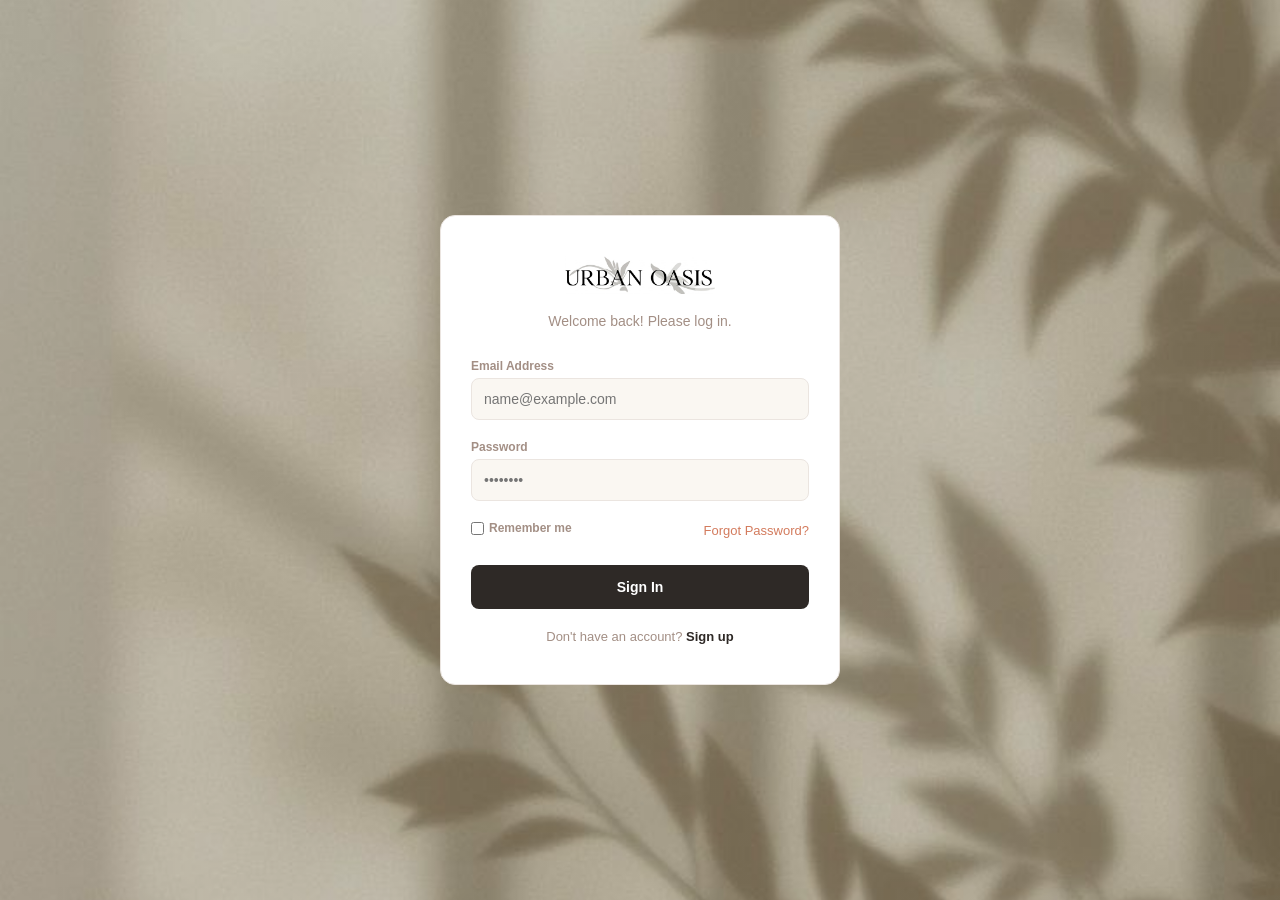
<file: JavaScript project/index.html>
<!DOCTYPE html>
<html >
<head>
    <title>Urban Oasis - Login</title>
    <link rel="stylesheet" href="index.css">
</head>
<body>

    <div class="box">
        <img src="Images/UrbanOasis.jpg" alt="Urban Oasis Logo">
        <p class="text">Welcome back! Please log in.</p>

        <form id="loginform">
            <div class="field">
                <label>Email Address</label>
                <input type="text" id="email" placeholder="name@example.com">
                <div class="error" id="emailerror">Please type a real email</div>
            </div>

            <div class="field">
                <label>Password</label>
                <input type="password" id="password" placeholder="••••••••">
                <div class="error" id="passworderror">Password must be 6 letters or more</div>
            </div>

            <div class="row">
                <label class="remember">
                    <input type="checkbox" id="remember">
                    <span>Remember me</span>
                </label>
                <a href="#" class="link" id="forgotlink">Forgot Password?</a>
            </div>

            <button type="submit" class="btn">Sign In</button>
        </form>

        <p class="switch">
            Don't have an account? <a href="#" id="signuplink">Sign up</a>
        </p>
    </div>

    <div id="toast"></div>

    <script src="index.js"></script>
</body>
</html>
</file>
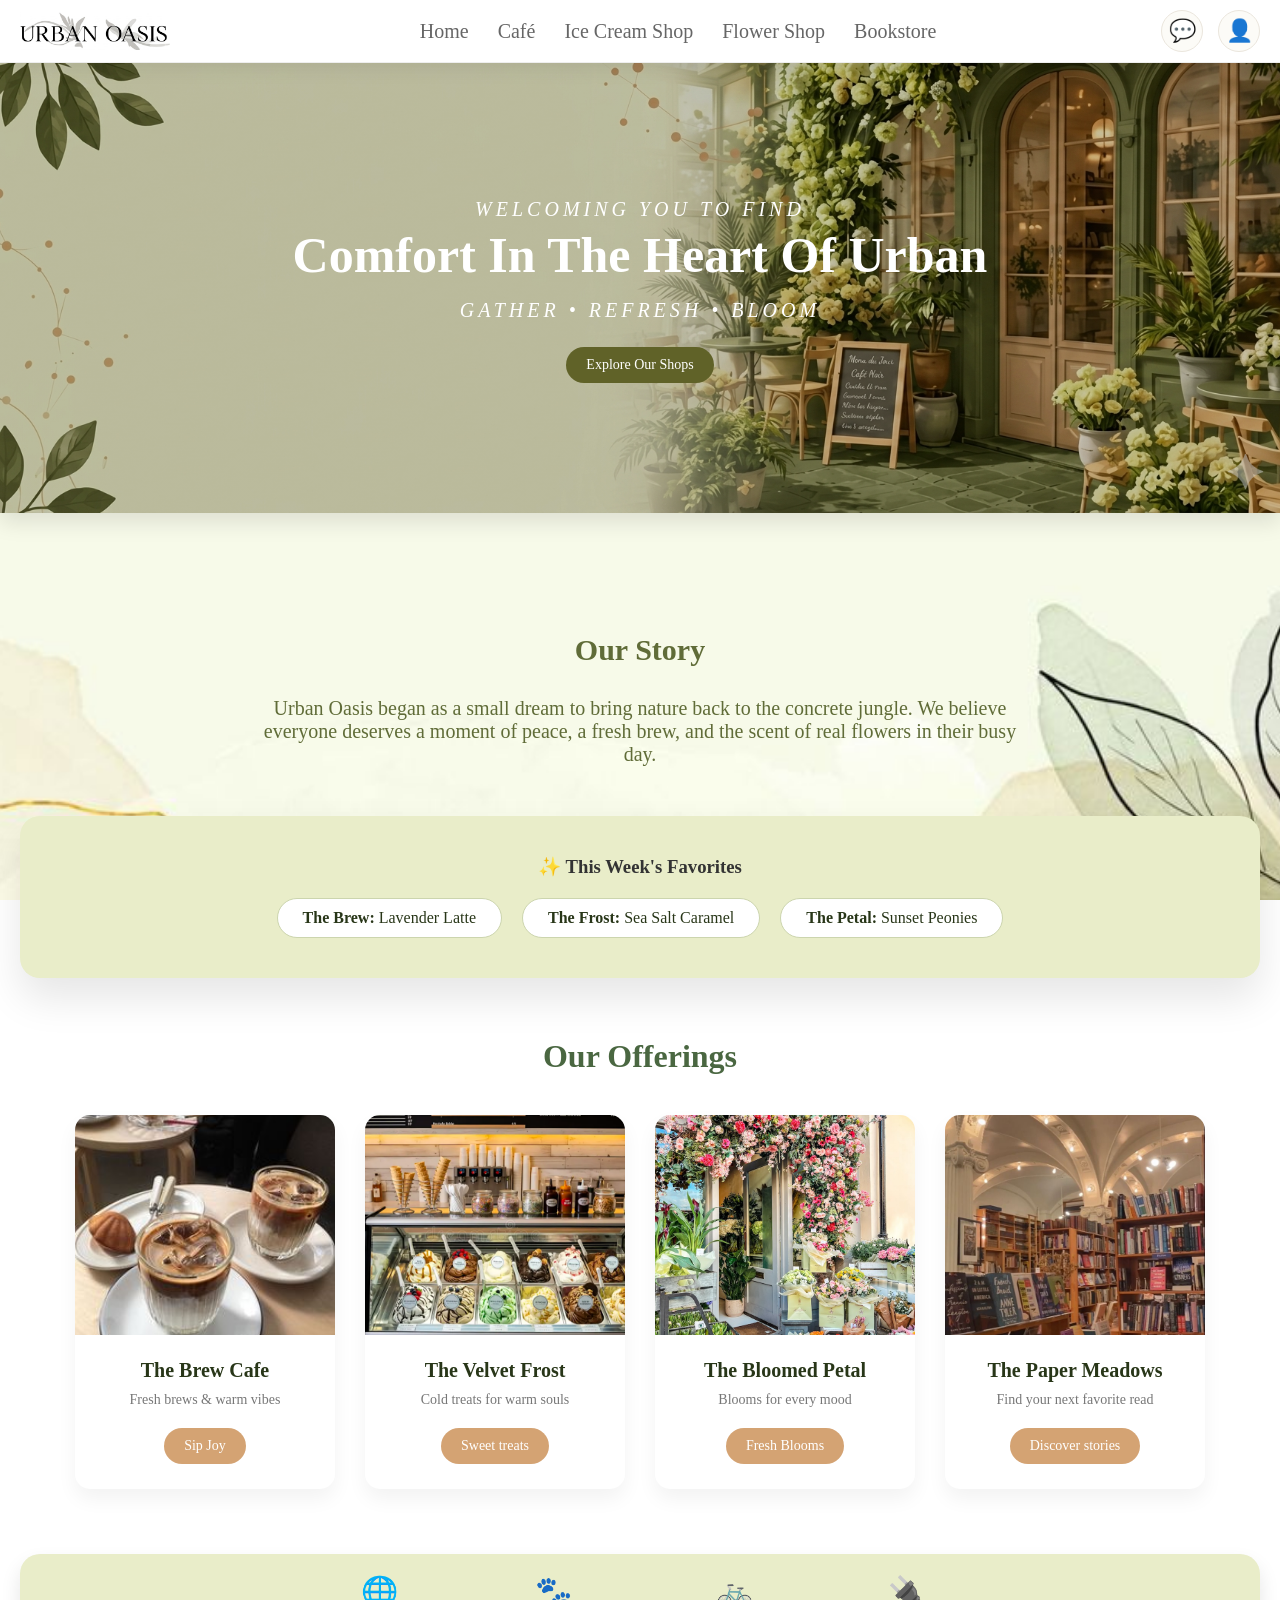
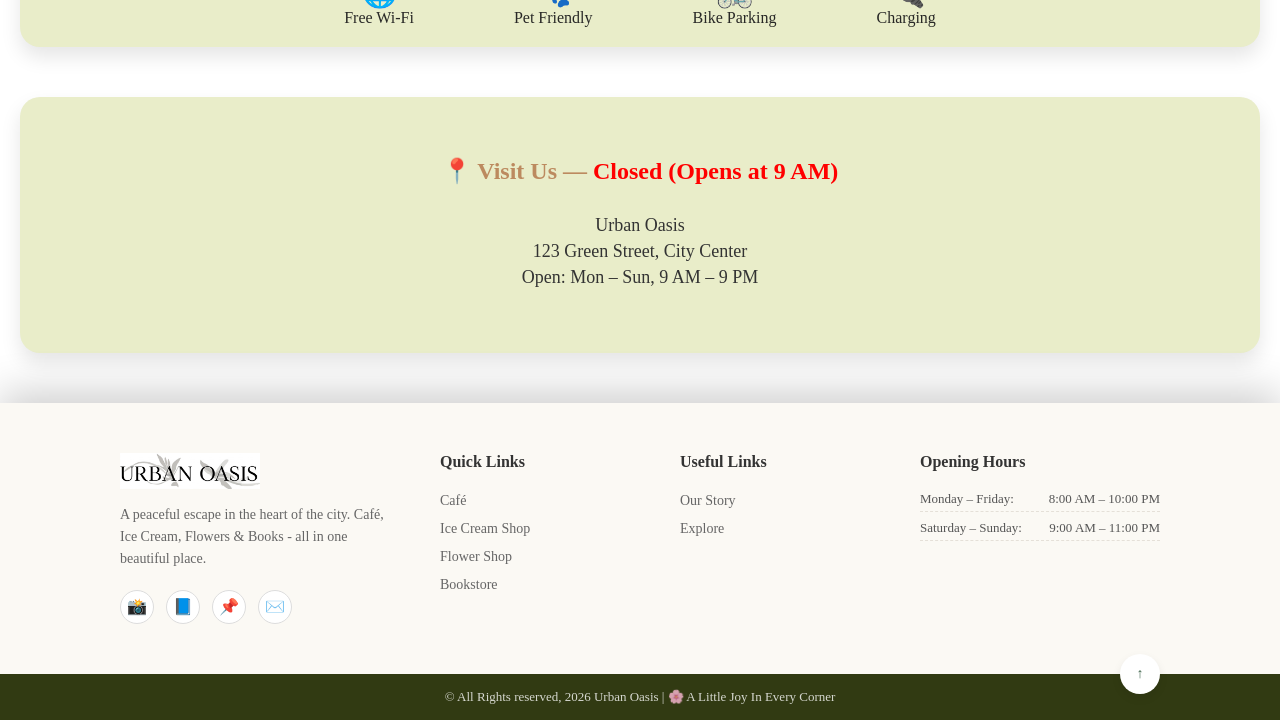
<file: JavaScript project/2home.html>
<!DOCTYPE html>
<html>
<head>
  <link rel="stylesheet" href="2home.css">
  <title>Urban Oasis</title>
</head>
<body>

<header class="navbar">
    <div class="logo">
        <img src="Images/UrbanOasis.jpg" alt="Urban Oasis Logo">
    </div>

  <nav>
    <a href="2home.html">Home</a>
    <a href="3cafe.html">Café</a>
    <a href="4icecream.html">Ice Cream Shop</a>
    <a href="5flower.html">Flower Shop</a>
    <a href="6bookstore.html">Bookstore</a>
  </nav>

 <div class="icons">
    <a href="7feedback.html" class="iconbtn" id="feedback" title="Feedback">💬</a>
    <a href="#profile" class="iconbtn" id="profile" title="Profile">👤</a>
</div>
</header>

<section class="home">
  <p><i>Welcoming you to find</i></p>
  <h2>Comfort In The Heart Of Urban</h2>
  <p><i>Gather • Refresh • Bloom </i></p>
  <a href="#cards" class="explorebtn">Explore Our Shops</a>
</section>

<section class="about">
    <h2>Our Story</h2>
    <p>Urban Oasis began as a small dream to bring nature back to the concrete jungle. 
    We believe everyone deserves a moment of peace, a fresh brew,
    and the scent of real flowers in their busy day.</p>
</section>

<section class="specials">
    <h3>✨ This Week's Favorites</h3>
    <div class="specials-grid">
        <div class="special-item"><strong>The Brew:</strong> Lavender Latte</div>
        <div class="special-item"><strong>The Frost:</strong> Sea Salt Caramel</div>
        <div class="special-item"><strong>The Petal:</strong> Sunset Peonies</div>
    </div>
</section>

<section id="cards">
  <h2> Our Offerings</h2>

  <div class="cards">
    <div class="store-card" id="cafe">
    <img src="Images/Cafe.jpg" alt="The Brew cafe">
    <h3>The Brew Cafe</h3>
    <p>Fresh brews & warm vibes</p>
    <a href="3cafe.html" class="btn">Sip Joy</a>
  </div>

  <div class="store-card" id="icecream">
    <img src="Images/icecream.png" alt="The Velvet Frost">
    <h3>The Velvet Frost</h3>
    <p>Cold treats for warm souls</p>
    <a href="4icecream.html" class="btn">Sweet treats</a>
  </div>

  <div class="store-card" id="flower">
    <img src="Images/flowers.jpeg" alt="The Bloomed Petal">
    <h3>The Bloomed Petal</h3>
    <p>Blooms for every mood</p>
    <a href="5flower.html" class="btn">Fresh Blooms</a>
  </div>

  <div class="store-card" id="books">
    <img src="Images/bookstore.jpg" alt="The Paper Meadows">
    <h3>The Paper Meadows</h3>
    <p>Find your next favorite read</p>
    <a href="6bookstore.html" class="btn">Discover stories</a>
  </div>
  </div>
</section>

<section class="privileges">
    <div><span>🌐</span><p>Free Wi-Fi</p></div>
    <div><span>🐾</span><p>Pet Friendly</p></div>
    <div><span>🚲</span><p>Bike Parking</p></div>
    <div><span>🔌</span><p>Charging</p></div>
</section>

<section class="address">
  <h2 id="status">📍 Visit Us</h2>
  <p>Urban Oasis</p>
  <p>123 Green Street, City Center</p>
  <p>Open: Mon – Sun, 9 AM – 9 PM</p>
</section>

<footer class="footer">
  <div class="container">
    
    <div class="info">
      <img src="Images/UrbanOasis.jpg" alt="Urban Oasis Logo" class="logo">
      <p>A peaceful escape in the heart of the city. Café, Ice Cream, Flowers & Books - all in one beautiful place.</p>
      <div class="socials">
        <a href="#" aria-label="Instagram">📸</a>
        <a href="#" aria-label="Facebook">📘</a>
        <a href="#" aria-label="Pinterest">📌</a>
        <a href="#" aria-label="Email">✉️</a>
      </div>
    </div>

    <div class="column">
      <h3>Quick Links</h3>
      <ul>
        <li><a href="3cafe.html">Café</a></li>
        <li><a href="4icecream.html">Ice Cream Shop</a></li>
        <li><a href="5flower.html">Flower Shop</a></li>
        <li><a href="6bookstore.html">Bookstore</a></li>
      </ul>
    </div>

    <div class="column">
      <h3>Useful Links</h3>
      <ul>
        <li><a href="#">Our Story</a></li>
        <li><a href="#cards">Explore</a></li>
      </ul>
    </div>

    <div class="hours">
      <h3>Opening Hours</h3>
      <div class="row"><span>Monday – Friday:</span> <span>8:00 AM – 10:00 PM</span></div>
      <div class="row"><span>Saturday – Sunday:</span> <span>9:00 AM – 11:00 PM</span></div>
    </div>

  </div>

  <div class="bottom">
    <p>&copy; All Rights reserved, 2026 Urban Oasis | 🌸 A Little Joy In Every Corner</p>
    <a href="#" class="scroll" aria-label="Scroll to top"><b>↑</b></a>
  </div>
</footer>

<script src="2home.js"></script>
</body>
</html>
</file>
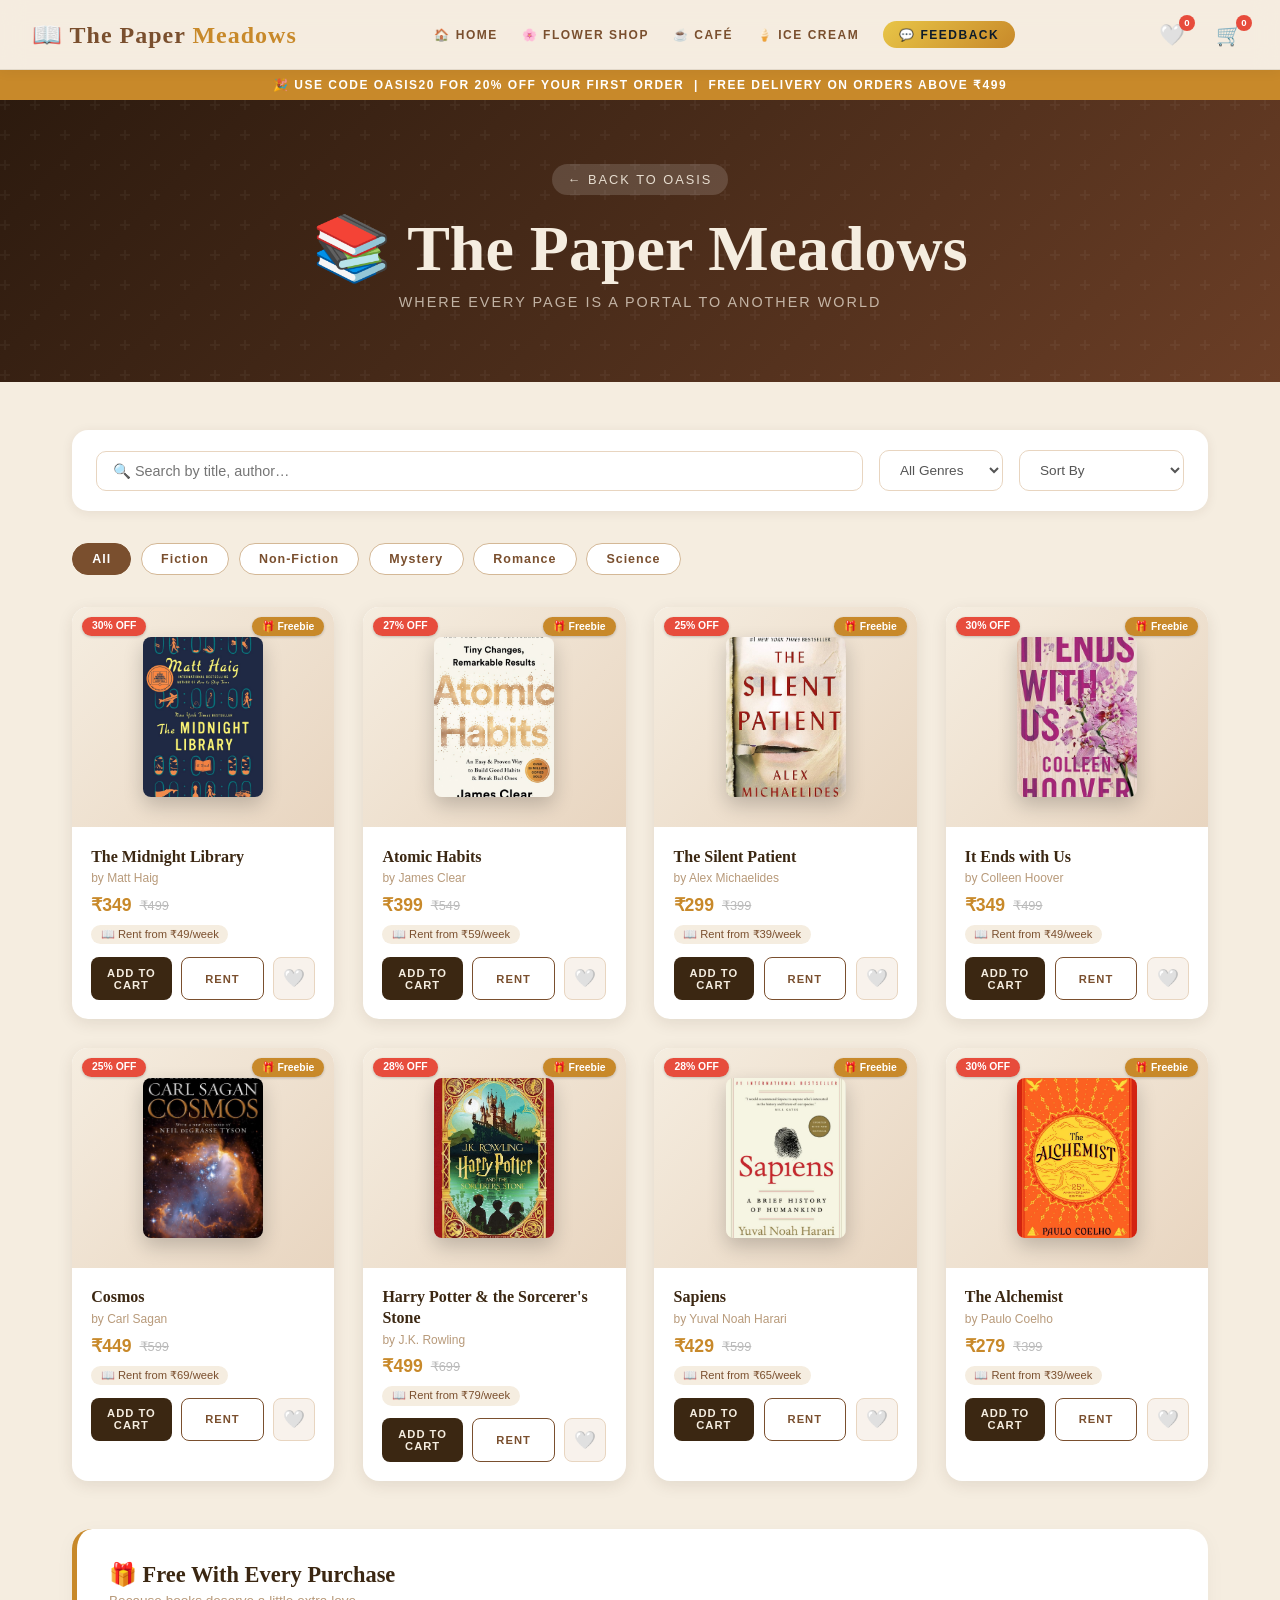
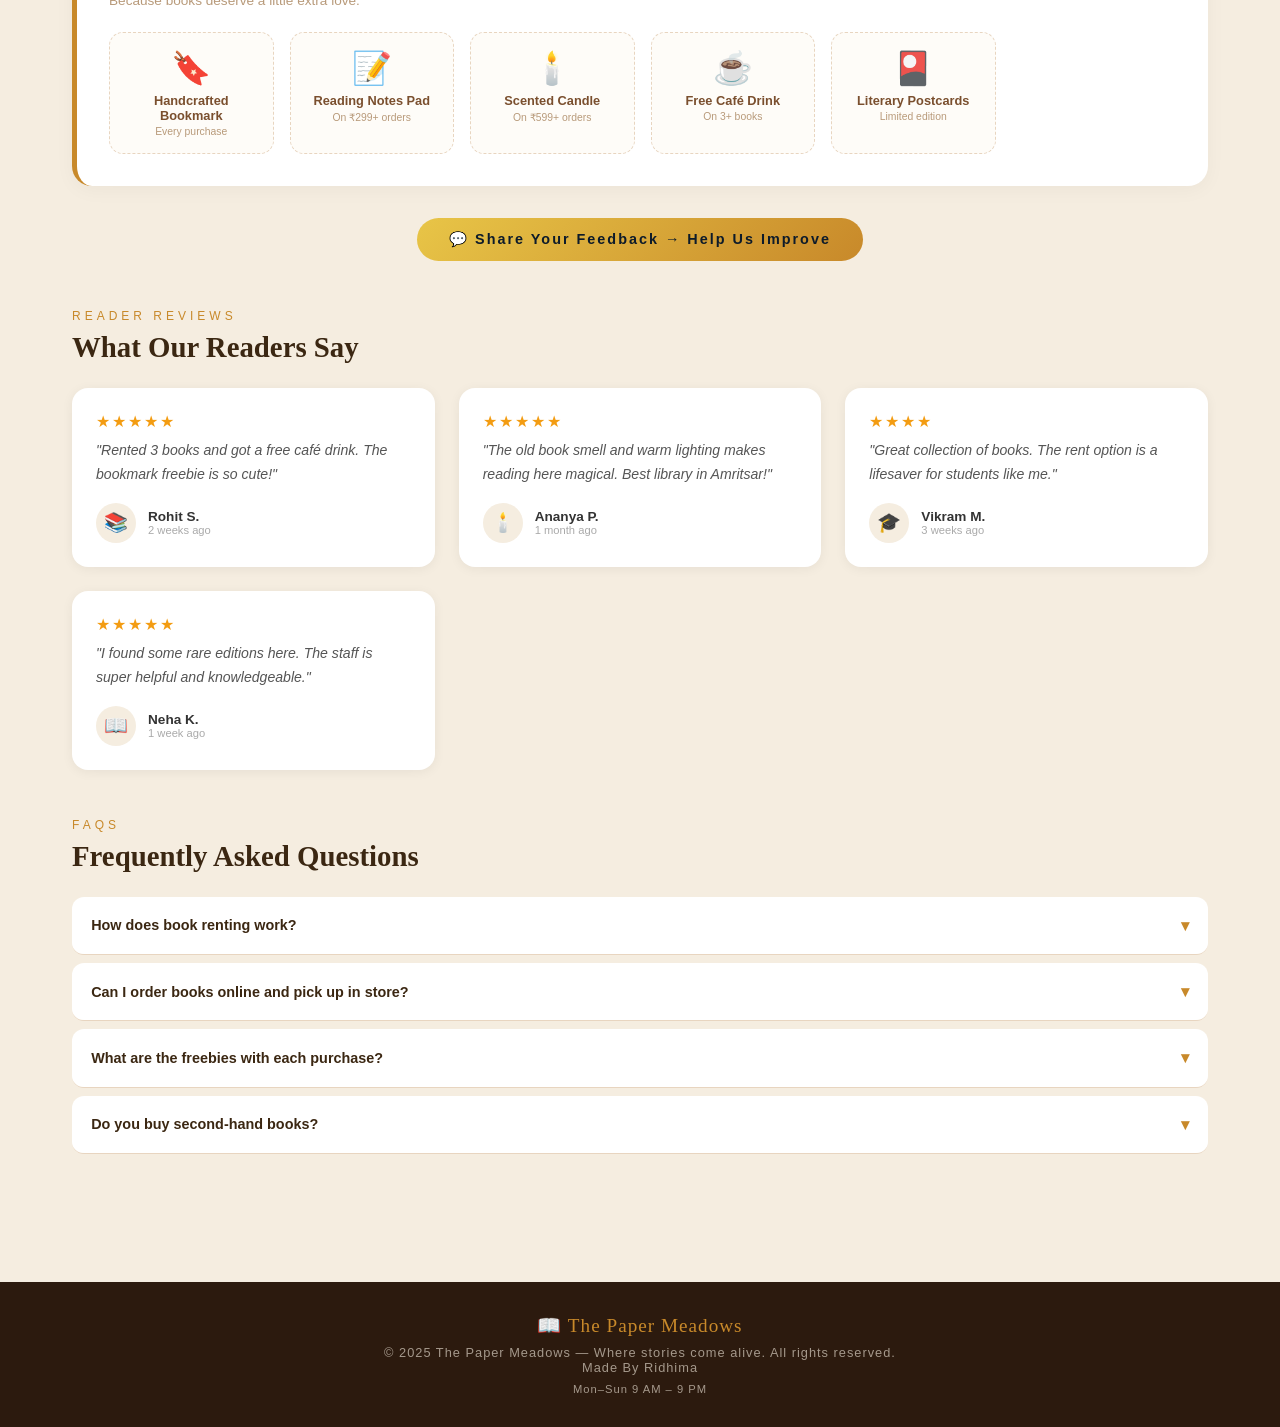
<file: JavaScript project/6bookstore.html>
<!DOCTYPE html>
<html>
<head>
  <title>The Paper Meadows – The Library & Bookstore</title>
  <link rel="stylesheet" href="6bookstore.css">
</head>
<body>

  <nav class="navbar">
    <div class="nav-logo" onclick="window.location.href='2home.html'">📖 The Paper <span>Meadows</span></div>
    <div class="nav-links">
      <a class="nav-link" onclick="window.location.href='2home.html'">🏠 Home</a>
      <a class="nav-link" onclick="window.location.href='5flower.html'">🌸 Flower Shop</a>
      <a class="nav-link" onclick="window.location.href='3cafe.html'">☕ Café</a>
      <a class="nav-link" onclick="window.location.href='4icecream.html'">🍦 Ice Cream</a>
      <a class="nav-link feedback-nav-btn" href="7feedback.html" target="_blank">💬 Feedback</a>
    </div>
    <div class="nav-icons">
      <button class="nav-icon-btn" onclick="toggleWishlist()">🤍 <span class="badge" id="wish-badge">0</span></button>
      <button class="nav-icon-btn" onclick="toggleCart()">🛒 <span class="badge" id="cart-badge">0</span></button>
    </div>
  </nav>

  <div class="discount-strip">
    🎉 USE CODE <strong>OASIS20</strong> FOR 20% OFF YOUR FIRST ORDER &nbsp;|&nbsp; FREE DELIVERY ON ORDERS ABOVE ₹499
  </div>

  <div class="library-hero">
    <button class="back-btn" onclick="window.location.href='2home.html'">← Back to Oasis</button>
    <h1 class="library-hero-title">📚 The Paper Meadows</h1>
    <p class="library-hero-sub">Where every page is a portal to another world</p>
  </div>

  <div class="library-content">
    <div class="filter-bar">
      <input type="text" id="lib-search" placeholder="🔍 Search by title, author…" oninput="filterBooks()">
      <select class="filter-select" id="lib-genre" onchange="filterBooks()">
        <option value="">All Genres</option>
        <option value="Fiction">Fiction</option>
        <option value="Non-Fiction">Non-Fiction</option>
        <option value="Mystery">Mystery</option>
        <option value="Romance">Romance</option>
        <option value="Science">Science</option>
      </select>
      <select class="filter-select" id="lib-sort" onchange="filterBooks()">
        <option value="">Sort By</option>
        <option value="price-low">Price: Low to High</option>
        <option value="price-high">Price: High to Low</option>
      </select>
    </div>

    <div class="genre-tabs" id="genre-tabs">
      <button class="genre-tab active" data-genre="All" onclick="setGenre(this, 'All')">All</button>
      <button class="genre-tab" data-genre="Fiction" onclick="setGenre(this, 'Fiction')">Fiction</button>
      <button class="genre-tab" data-genre="Non-Fiction" onclick="setGenre(this, 'Non-Fiction')">Non-Fiction</button>
      <button class="genre-tab" data-genre="Mystery" onclick="setGenre(this, 'Mystery')">Mystery</button>
      <button class="genre-tab" data-genre="Romance" onclick="setGenre(this, 'Romance')">Romance</button>
      <button class="genre-tab" data-genre="Science" onclick="setGenre(this, 'Science')">Science</button>
    </div>

    <div class="books-grid" id="books-grid"></div>

    <div class="freebies-section">
      <h3 class="freebies-title">🎁 Free With Every Purchase</h3>
      <p class="freebies-sub">Because books deserve a little extra love.</p>
      <div class="freebies-grid">
        <div class="freebie-card"><span class="freebie-icon">🔖</span><div class="freebie-name">Handcrafted Bookmark</div><div class="freebie-cond">Every purchase</div></div>
        <div class="freebie-card"><span class="freebie-icon">📝</span><div class="freebie-name">Reading Notes Pad</div><div class="freebie-cond">On ₹299+ orders</div></div>
        <div class="freebie-card"><span class="freebie-icon">🕯️</span><div class="freebie-name">Scented Candle</div><div class="freebie-cond">On ₹599+ orders</div></div>
        <div class="freebie-card"><span class="freebie-icon">☕</span><div class="freebie-name">Free Café Drink</div><div class="freebie-cond">On 3+ books</div></div>
        <div class="freebie-card"><span class="freebie-icon">🎴</span><div class="freebie-name">Literary Postcards</div><div class="freebie-cond">Limited edition</div></div>
      </div>
    </div>

    <div class="feedback-section-btn">
      <a href="7feedback.html" target="_blank" class="feedback-section-link">
        💬 Share Your Feedback → Help Us Improve
      </a>
    </div>

    <div class="reviews-section">
      <p class="section-label">Reader Reviews</p>
      <h2 class="section-title">What Our Readers Say</h2>
      <div class="reviews-grid" id="reviews-grid"></div>
    </div>

    <div class="faq-section">
      <p class="section-label">FAQs</p>
      <h2 class="section-title">Frequently Asked Questions</h2>
      <div id="faq-container"></div>
    </div>
  </div>

  <div class="drawer-overlay" id="cart-overlay" onclick="toggleCartDrawer()"></div>
  <div class="drawer" id="cart-drawer">
    <div class="drawer-header">
      <h3 class="drawer-title">🛒 Your Cart</h3>
      <button class="drawer-close" onclick="toggleCartDrawer()">✕</button>
    </div>
    <div class="drawer-body" id="cart-body">
      <div class="empty-state">🛒 Your cart is empty</div>
    </div>
    <div class="drawer-footer">
      <div class="cart-total"><span>Total</span><span id="cart-total-amt">₹0</span></div>
      <button class="btn-full" onclick="checkout()">Proceed to Checkout →</button>
    </div>
  </div>

  <div class="drawer-overlay" id="wish-overlay" onclick="toggleWishlistDrawer()"></div>
  <div class="drawer" id="wishlist-drawer">
    <div class="drawer-header">
      <h3 class="drawer-title">🤍 Wishlist</h3>
      <button class="drawer-close" onclick="toggleWishlistDrawer()">✕</button>
    </div>
    <div class="drawer-body" id="wish-body">
      <div class="empty-state">🤍 Your wishlist is empty</div>
    </div>
    <div class="drawer-footer">
      <button class="btn-full" style="background:#c8892a;" onclick="moveAllToCart()">Move All to Cart 🛒</button>
    </div>
  </div>

  <div class="footer">
    <div class="footer-logo">📖 The Paper Meadows</div>
    <p>© 2025 The Paper Meadows — Where stories come alive. All rights reserved.<br>
    Made By Ridhima</p>
    <p style="margin-top: 0.5rem; font-size: 0.7rem;">Mon–Sun 9 AM – 9 PM</p>
  </div>

  <div class="toast-container" id="toast-container"></div>

  <script src="6bookstore.js"></script>
</body>
</html>
</file>
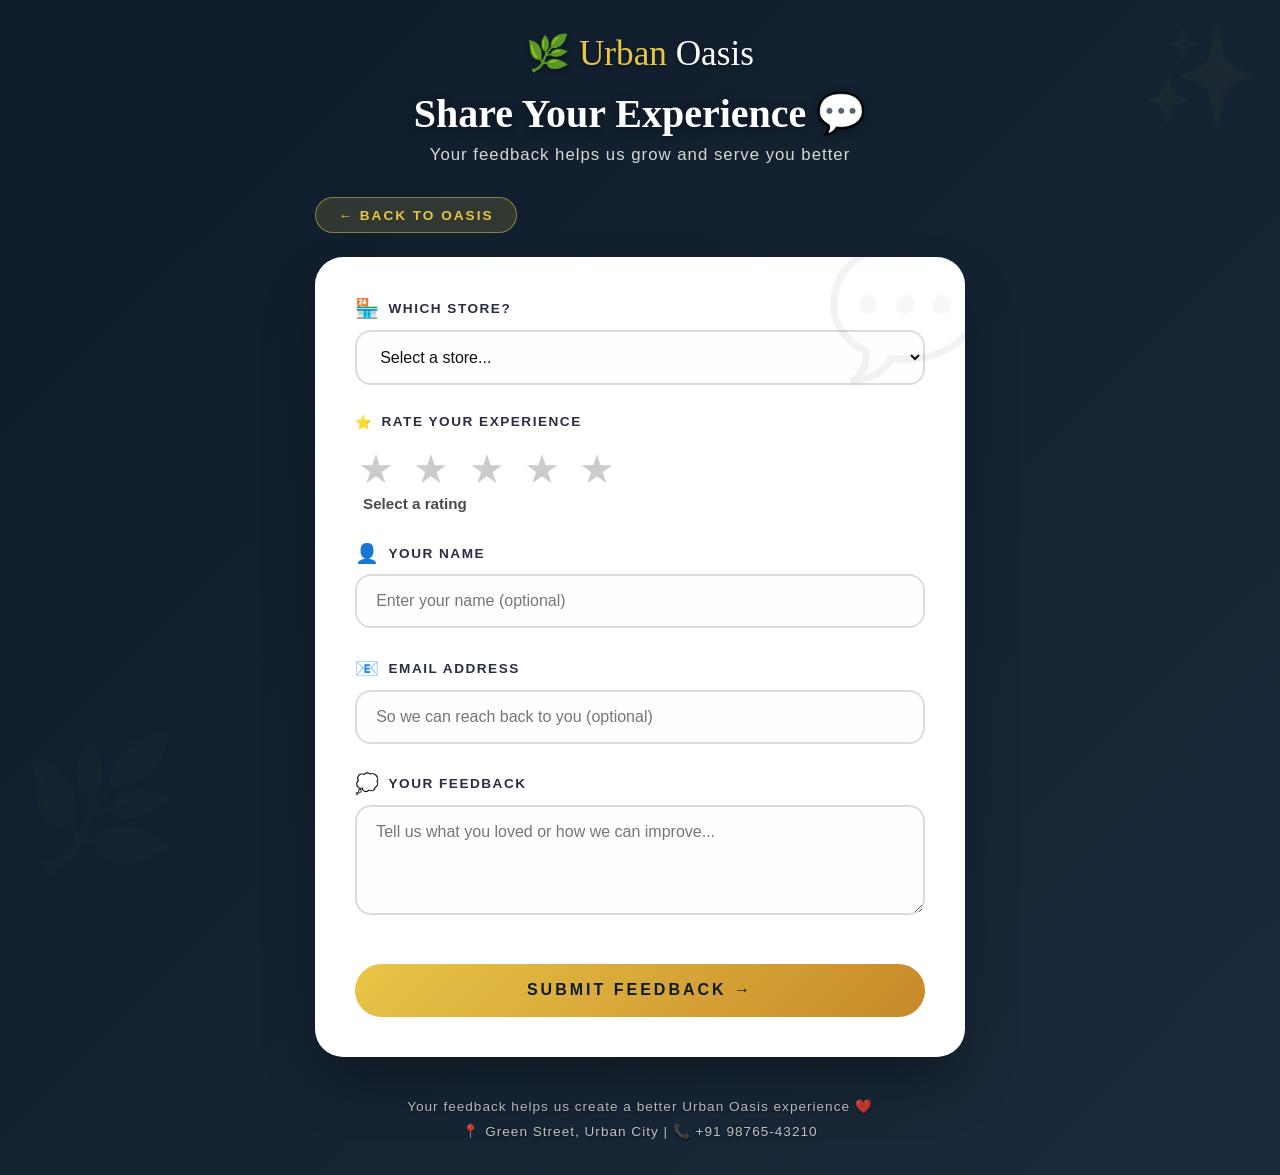
<file: JavaScript project/7feedback.html>
<!DOCTYPE html>
<html>
<head>
  <title>Urban Oasis – Share Your Feedback</title>
  <link rel="stylesheet" href="7feedback.css">
</head>
<body>

  <div class="feedback-container">
    <div class="feedback-header">
      <a href="2home.html" class="logo">🌿 Urban <span>Oasis</span></a>
      <h1>Share Your Experience 💬</h1>
      <p>Your feedback helps us grow and serve you better</p>
    </div>

    <a href="2home.html" class="back-btn">← Back to Oasis</a>

    <div class="feedback-card">
      <form id="feedbackForm">
        <div class="form-group">
          <label>
            <span class="label-icon">🏪</span>
            Which Store?
          </label>
          <select id="storeSelect" required>
            <option value="">Select a store...</option>
            <option value="library">📚 The Library / Bookstore</option>
            <option value="cafe">☕ The Café</option>
            <option value="flower">🌸 Flower Shop</option>
            <option value="icecream">🍦 Ice Cream Studio</option>
            <option value="overall">🌿 Overall Urban Oasis</option>
          </select>
        </div>

        <div id="storeOptions" class="store-options"></div>

        <div class="rating-container">
          <div class="rating-label">
            <span class="label-icon">⭐</span>
            Rate Your Experience
          </div>
          <div class="stars" id="starRating">
            <button type="button" class="star-btn" data-rating="1">★</button>
            <button type="button" class="star-btn" data-rating="2">★</button>
            <button type="button" class="star-btn" data-rating="3">★</button>
            <button type="button" class="star-btn" data-rating="4">★</button>
            <button type="button" class="star-btn" data-rating="5">★</button>
          </div>
          <input type="hidden" id="ratingValue" value="0">
          <span class="rating-value" id="ratingText">Select a rating</span>
        </div>

        <div class="form-group">
          <label>
            <span class="label-icon">👤</span>
            Your Name
          </label>
          <input type="text" id="userName" placeholder="Enter your name (optional)">
        </div>

        <div class="form-group">
          <label>
            <span class="label-icon">📧</span>
            Email Address
          </label>
          <input type="email" id="userEmail" placeholder="So we can reach back to you (optional)">
        </div>

        <div class="form-group">
          <label>
            <span class="label-icon">💭</span>
            Your Feedback
          </label>
          <textarea id="feedbackMessage" rows="4" placeholder="Tell us what you loved or how we can improve..."></textarea>
        </div>

        <button type="submit" class="submit-btn">Submit Feedback →</button>
      </form>

      <div id="successMessage" class="success-message">
        <span class="check-icon">✅</span>
        <p>Thank you for your feedback! We truly appreciate your time. 🌿</p>
        <button class="close-success" id="closeSuccessBtn">✕</button>
      </div>
    </div>

    <div class="footer-note">
      <p>Your feedback helps us create a better Urban Oasis experience ❤️</p>
      <p style="margin-top: 5px;">📍 Green Street, Urban City  | 📞 +91 98765-43210</p>
    </div>
  </div>

  <script src="7feedback.js"></script>
</body>
</html>
</file>
<file: JavaScript project/index.css>
* {
    box-sizing: border-box;
    margin: 0;
    padding: 0;
    font-family: Arial, Helvetica, sans-serif;
}

body {
    background-image: linear-gradient(rgba(0,0,0,0.2), rgba(0,0,0,0.2)), url(Images/login.jpg); 
    background-size: cover;      
    background-repeat: no-repeat; 
    background-attachment: fixed; 
    background-position: center;
    color: #333;

    display: flex;
    justify-content: center;
    align-items: center;
    min-height: 100vh;
}

.box {
    background: #FFFFFF;
    width: 100%;
    max-width: 400px;
    padding: 40px 30px;
    border-radius: 15px;
    border: 1px solid #EBE5E0;
    text-align: center;
}

.box img {
    max-width: 150px; 
    width: 100%;      
    height: auto;     
    margin-bottom: 15px; 
    display: inline-block; 
}

h1 {
    font-size: 28px;
    margin-bottom: 5px;
    letter-spacing: 1px;
}

h1 span {
    color: #D37B5D; 
}

.text {
    font-size: 14px;
    color: #A38F85; 
    margin-bottom: 30px;
}

.field {
    margin-bottom: 20px;
    text-align: left;
}

label {
    display: block;
    font-size: 12px;
    font-weight: bold;
    color: #A38F85;
    margin-bottom: 5px;
}

input[type="text"], 
input[type="password"] {
    width: 100%;
    padding: 12px;
    border: 1px solid #EBE5E0;
    border-radius: 8px;
    font-size: 14px;
    background-color: #FAF7F2;
    outline: none;
}

input:focus {
    border-color: #D37B5D;
    background-color: #FFFFFF;
}

.error {
    font-size: 11px;
    color: #D9534F; 
    margin-top: 5px;
    display: none;
}

.row {
    display: flex;
    justify-content: space-between;
    align-items: center;
    font-size: 13px;
    margin-bottom: 25px;
}

.remember {
    display: flex;
    align-items: center;
    gap: 5px;
    cursor: pointer;
}

.link {
    color: #D37B5D;
    text-decoration: none;
}

.btn {
    width: 100%;
    padding: 14px;
    background-color: #2E2926;
    color: #FFFFFF;
    border: none;
    border-radius: 8px;
    font-size: 14px;
    font-weight: bold;
    cursor: pointer;
}

.btn:hover {
    background-color: #D37B5D;
}

.switch {
    margin-top: 20px;
    font-size: 13px;
    color: #A38F85;
}

.switch a {
    color: #2E2926;
    text-decoration: none;
    font-weight: bold;
}

#toast {
    position: fixed;
    bottom: -100px;
    left: 50%;
    transform: translateX(-50%);
    background: #2E2926;
    color: #FFFFFF;
    padding: 12px 24px;
    border-radius: 30px;
    font-size: 14px;
    transition: bottom 0.4s ease;
    opacity: 0;
}

#toast.show {
    bottom: 30px;
    opacity: 1;
}
</file>
<file: JavaScript project/2home.css>
* {
    margin: 0;
    padding: 0;
    box-sizing: border-box;
    font-family:cursive;
}

html { scroll-behavior: smooth; }

body {
    background-image: url(Images/indexBody.jpg); 
    background-size: cover;      
    background-repeat: no-repeat; 
    background-attachment: fixed; 
    background-position: center;
    color: #333;
}

header {
    background-color: #ffffff;
    padding: 10px 20px;
    justify-content: space-between;
    display: flex;
    align-items: center;    
    gap: 15px;             
    border-bottom: 1px solid #eee;
    position: sticky;
    top: 0;
    z-index: 1000;
    width: 100%;
    box-shadow: 0 4px 20px rgba(0,0,0,0.08);
}

.logo {
    display: flex;
    flex-direction:column;
    align-items: center;
    gap: 15px;
}

.logo img {
    width: 150px; 
    height: auto;
}

.logo h1 {
    font-size: 24px;
    color: #4a6741; 
    letter-spacing: 1px;
}

nav a {
    text-decoration: none;
    color: #666;
    margin-left: 25px;
    font-weight: 500;
    font-size: 20px;
    transition: color 0.3s;
}

nav a:hover {
    color: #d4a373; 
}

.icons {
    display: flex;
    align-items: center;
    gap: 15px;
}

.iconbtn, .iconCount {
    text-decoration: none;
    font-size: 22px;
    position: relative;
    width: 42px;
    height: 42px;
    display: flex;
    align-items: center;
    justify-content: center;
    border-radius: 50%;
    background-color: #fcfbf7;
    border: 1px solid #ebe6dd;
    transition: all 0.3s ease;
    cursor: pointer;
}

.iconbtn:hover, .iconCount:hover {
    background-color: #e9edc9;
    border-color: #ccd5ae;
    transform: translateY(-2px);
}

.badge {
    position: absolute;
    top: -5px;
    right: -5px;
    background-color: #d4a373;
    color: white;
    font-size: 11px;
    font-weight: bold;
    font-family: sans-serif;
    min-width: 18px;
    height: 18px;
    padding: 0 4px;
    border-radius: 9px;
    display: flex;
    align-items: center;
    justify-content: center;
    box-shadow: 0 2px 5px rgba(0,0,0,0.2);
    border: 2px solid white;
}

.home {
    height: 450px;
    background: linear-gradient(rgba(0,0,0,0.2), rgba(0,0,0,0.2)), url(Images/IndexAbout.png);
    background-size: cover;
    background-position: center;
    display: flex;
    flex-direction: column;
    justify-content: center;
    align-items: center;
    text-align: center;
    padding: 20px;
    color: white;
    margin-bottom: 40px;
    box-shadow: 0 10px 20px rgba(0,0,0,0.1);
}

.home h2{
    font-size: 50px;
    color: white;
    margin-bottom: 10px;
}

.home p {
    font-family:'Gill Sans', 'Gill Sans MT', Calibri, 'Trebuchet MS', sans-serif;
    font-size: 20px;
    color:white;
    letter-spacing: 4px;
    padding: 5px;
    text-transform: uppercase;
}

.explorebtn {
    display:inline-block;
    align-self: center;
    margin-top: 20px;
    padding: 10px 20px;
    background-color: #606228;
    color: white;
    text-decoration: none;
    border-radius: 25px;
    font-size: 14px;
    transition: transform 0.3s;
}

.homediv {
    padding: 12px 25px;
    border-radius: 25px;
    border: none;
    margin-top:10px;
    margin-right: 15px;
    font-size: 14px;
}

.explore:hover{
    transform: translateY(-2px);
    background-color: #5a6533;
}

.explore {
    background-color: #6E6E41;
    color: white;
}

.visit {
    background-color: transparent;
    border: 1px solid #cef1cf ;
    color: #ffffff;
}

.about {
    padding: 50px 20px;
    text-align: center;
    max-width: 800px;
    margin: 0 auto;
    font-size: 20px;
    color: #606c38;
}

.about h2{
   padding: 30px;
}

.specials {
    background-color: #e9edc9;
    padding: 40px 20px;
    text-align: center;
    border-radius: 20px;
    margin: 0 20px;
    box-shadow: 0 20px 40px rgba(0,0,0,0.1);
}

.specials-grid {
    display: flex;
    justify-content: center;
    gap: 20px;
    flex-wrap: wrap;
    margin-top: 20px;
    box-shadow: rgba(0,0,0,0.67);
}

.special-item {
    background: white;
    padding: 10px 25px;
    border-radius: 30px;
    color: #283618;
    border: 1px solid #ccd5ae;
     box-shadow: rgba(0,0,0,0.67);
}

#cards {
    padding: 60px 20px;
    max-width: 1200px;
    margin: 0 auto;
}

#cards h2 {
    text-align: center;
    font-size: 32px;
    margin-bottom: 40px;
    color: #4a6741;
}

.cards {
    display: flex;
    flex-wrap: wrap;
    justify-content: center;
    gap: 30px;
}

.store-card {
    background: #ffffff;
    width: 260px;
    border-radius: 15px;
    overflow: hidden;
    box-shadow: 0 10px 20px rgba(0,0,0,0.05);
    transition: transform 0.3s ease;
    text-align: center;
    padding-bottom: 25px;
}

.store-card:hover {
    transform: translateY(-10px);
    box-shadow: 0 20px 40px rgba(0,0,0,0.1);
}

.store-card img {
    width: 100%;
    height: 220px;
    object-fit: cover;
}

.store-card h3 {
    margin: 20px 0 10px;
    font-size: 20px;
    color: #283618;
}

.store-card p {
    font-size: 14px;
    color: #777;
    margin-bottom: 20px;
    padding: 0 10px;
}

.btn {
    display: inline-block;
    padding: 10px 20px;
    background-color: #d4a373;
    color: white;
    text-decoration: none;
    border-radius: 25px;
    font-size: 14px;
    transition: transform 0.3s;
}

.btn:hover {
    background-color: #bc8a5f;
}

.privileges {
    display: flex;
    justify-content: center;
    gap: 100px;
    color: #282826;
    flex-wrap: wrap;
    background-color: #e9edc9;
    text-align: center;
    border-radius: 20px;
    padding: 20px;
    margin: 5px 20px;
    margin-bottom: 50px;
    box-shadow: 0 10px 20px rgba(0,0,0,0.1);
}

.privileges div { text-align: center; }
.privileges span { font-size: 30px; display: block; }
 
.address {
    background-color: #e9edc9;
    padding: 60px 20px;
    text-align: center;
    border-radius: 20px;
    margin: 50px 20px;
    box-shadow: 0 10px 20px rgba(0,0,0,0.1);
}

.address h2 {
    margin-bottom: 30px;
    color: #bc8a5f;
}

.address p {
    font-size: 18px;
    margin: 5px 0;
}

.footer {
  background-color: #fbf9f4;
  font-family: 'Gill Sans', 'Gill Sans MT', Calibri, sans-serif;
  color: #555555;
  margin-top: 50px; 
  box-shadow: 0 -10px 40px rgba(0,0,0,0.2);
}

.container {
  display: flex;
  justify-content: space-between;
  padding: 50px 120px;
  gap: 40px;
  flex-wrap: wrap;
}

.column {
  flex: 1;
  min-width: 200px;
}

.info {
  flex: 1.5;
  min-width: 250px;
}

.info .logo {
  width: 140px;
  height: auto;
  margin-bottom: 15px;
  display: block;
}

.column p, .info p {
  font-size: 14px;
  line-height: 22px;
  color: #666;
}

.socials {
  display: flex;
  gap: 12px;
  margin-top: 20px;
}

.socials a {
  text-decoration: none;
  font-size: 16px;
  display: flex;
  align-items: center;
  justify-content: center;
  width: 34px;
  height: 34px;
  border: 1px solid #ddd;
  border-radius: 17px;
  background: #fff;
  transition: transform 0.2s, border-color 0.2s;
}

.socials a:hover {
  transform: translateY(-2px);
  border-color: #436850;
}

.column h3, .hours h3 {
  font-size: 16px;
  color: #333;
  margin-bottom: 20px;
  font-weight: 600;
}

.column ul {
  list-style: none;
  padding: 0px;
  margin: 0px;
}

.column ul li {
  margin-bottom: 10px;
}

.column ul li a {
  text-decoration: none;
  color: #666;
  font-size: 14px;
  transition: color 0.2s;
}

.column ul li a:hover {
  color: #436850;
}

.hours {
  flex: 1.2;
  min-width: 240px;
}

.hours .row {
  display: flex;
  justify-content: space-between;
  font-size: 13px;
  margin-bottom: 8px;
  border-bottom: 1px dashed #e5e0d8;
  padding-bottom: 4px;
}

.bottom {
  background-color: #313a12;
  color: rgba(255, 255, 255, 0.8);
  text-align: center;
  padding: 15px 120px;
  font-size: 13px;
  position: relative;
}

.scroll {
  position: absolute;
  right: 120px;
  top: -20px;
  background-color: #ffffff;
  color: #436850;
  text-decoration: none;
  width: 40px;
  height: 40px;
  border-radius: 20px;
  display: flex;
  align-items: center;
  justify-content: center;
  font-size: 14px;
  box-shadow: 0px 4px 10px rgba(0, 0, 0, 0.08);
  transition: transform 0.2s;
}

.scroll:hover {
  transform: translateY(-3px);
}

@media (max-width: 768px) {
  .container {
    flex-direction: column;
    padding: 40px 30px;
    gap: 30px;
  }

  .info .logo {
    margin: 0px auto 15px auto;
  }
  
  .hours .row {
    justify-content: flex-start;
    gap: 15px;
  }

  .scroll {
    right: 30px;
  }
}

#profilePanel {
    position: absolute;
    background-color: #ffffff;
    border: 1px solid #ebe6dd;
    border-radius: 12px;
    padding: 15px;
    box-shadow: 0 10px 25px rgba(0,0,0,0.1);
    z-index: 2000;
    display: none;
    flex-direction: column;
    gap: 10px;                 
    width: max-content;        
    min-width: 180px;
}

#profilePanel.show {
    display: flex;
}

#profilePanel h3 {
    font-size: 16px;
    color: #4a6741;
    margin: 0;
}

#profilePanel p {
    font-size: 14px;
    color: #555;
    margin: 0;
    font-family: sans-serif;
}

#profilePanel .user-name {
    font-weight: bold;
    text-transform: capitalize;
}

#profilePanel button {
    background-color: #e63946;
    color: #ffffff;
    border: none;
    padding: 8px 12px;
    border-radius: 20px;
    cursor: pointer;
    font-weight: bold;
    font-family: inherit;
    transition: background 0.2s ease;
    margin-top: 4px;
}

#profilePanel button:hover {
    background-color: #c32f3a;
}
</file>
<file: JavaScript project/6bookstore.css>
* {
      margin: 0;
      padding: 0;
      box-sizing: border-box;
    }

    body {
      font-family: 'Josefin Sans', sans-serif;
      background: #f5ede0;
      color: #3b2712;
    }

    .navbar {
      position: fixed;
      top: 0;
      left: 0;
      right: 0;
      z-index: 1000;
      padding: 0 2rem;
      height: 70px;
      display: flex;
      align-items: center;
      justify-content: space-between;
      background: rgba(245, 237, 224, 0.95);
      backdrop-filter: blur(12px);
      border-bottom: 1px solid rgba(59, 39, 18, 0.1);
      box-shadow: 0 2px 12px rgba(0, 0, 0, 0.05);
    }

    .nav-logo {
      font-family: 'Playfair Display', serif;
      font-size: 1.5rem;
      font-weight: 700;
      cursor: pointer;
      color: #7a4f2e;
      letter-spacing: 1px;
    }

    .nav-logo span {
      color: #c8892a;
    }

    .nav-links {
      display: flex;
      gap: 1.5rem;
      align-items: center;
      flex-wrap: wrap;
    }

    .nav-link {
      font-size: 0.75rem;
      letter-spacing: 1.5px;
      text-transform: uppercase;
      cursor: pointer;
      text-decoration: none;
      font-weight: 600;
      color: #7a4f2e;
      transition: color 0.2s;
    }

    .nav-link:hover {
      color: #c8892a;
    }

    .feedback-nav-btn {
      background: linear-gradient(135deg, #e8c547, #c8892a);
      color: #0d1b2a !important;
      padding: 0.4rem 1rem;
      border-radius: 30px;
      font-weight: 700;
    }

    .feedback-nav-btn:hover {
      background: linear-gradient(135deg, #c8892a, #e8c547);
      color: #0d1b2a !important;
    }

    .nav-icons {
      display: flex;
      gap: 1.2rem;
      align-items: center;
    }

    .nav-icon-btn {
      background: none;
      border: none;
      cursor: pointer;
      font-size: 1.3rem;
      position: relative;
      padding: 6px;
      color: #7a4f2e;
      transition: transform 0.2s;
    }

    .nav-icon-btn:hover {
      transform: scale(1.05);
      color: #c8892a;
    }

    .badge {
      position: absolute;
      top: -2px;
      right: -4px;
      background: #e74c3c;
      color: white;
      font-size: 0.6rem;
      width: 16px;
      height: 16px;
      border-radius: 50%;
      display: flex;
      align-items: center;
      justify-content: center;
      font-weight: 700;
    }

    .discount-strip {
      background: #c8892a;
      color: white;
      text-align: center;
      padding: 0.5rem;
      font-size: 0.75rem;
      letter-spacing: 1.5px;
      text-transform: uppercase;
      font-weight: 600;
      margin-top: 70px;
    }

    .library-hero {
      background: linear-gradient(135deg, #2c1a0e 0%, #4a2c1a 50%, #6b3e26 100%);
      padding: 4rem 2rem 3rem;
      text-align: center;
      position: relative;
      overflow: hidden;
    }

    .library-hero::before {
      content: '';
      position: absolute;
      inset: 0;
      background: url("data:image/svg+xml,%3Csvg width='60' height='60' viewBox='0 0 60 60' xmlns='http://www.w3.org/2000/svg'%3E%3Cg fill='none' fill-rule='evenodd'%3E%3Cg fill='%23ffffff' fill-opacity='0.04'%3E%3Cpath d='M36 34v-4h-2v4h-4v2h4v4h2v-4h4v-2h-4zm0-30V0h-2v4h-4v2h4v4h2V6h4V4h-4zM6 34v-4H4v4H0v2h4v4h2v-4h4v-2H6zM6 4V0H4v4H0v2h4v4h2V6h4V4H6z'/%3E%3C/g%3E%3C/g%3E%3C/svg%3E");
    }

    .back-btn {
      background: rgba(255, 255, 255, 0.15);
      border: none;
      color: rgba(245, 237, 224, 0.9);
      font-family: 'Josefin Sans', sans-serif;
      font-size: 0.8rem;
      letter-spacing: 2px;
      text-transform: uppercase;
      cursor: pointer;
      padding: 0.5rem 1rem;
      border-radius: 30px;
      margin-bottom: 1rem;
      transition: all 0.2s;
      position: relative;
      z-index: 1;
    }

    .back-btn:hover {
      background: rgba(255, 255, 255, 0.25);
      color: white;
    }

    .library-hero-title {
      font-family: 'Playfair Display', serif;
      font-size: clamp(2.5rem, 6vw, 4rem);
      color: #f5ede0;
      margin-bottom: 0.5rem;
      position: relative;
      z-index: 1;
    }

    .library-hero-sub {
      font-size: 0.9rem;
      color: rgba(245, 237, 224, 0.7);
      letter-spacing: 2px;
      text-transform: uppercase;
      margin-bottom: 1.5rem;
      position: relative;
      z-index: 1;
    }

    .library-content {
      max-width: 1200px;
      margin: 0 auto;
      padding: 3rem 2rem;
    }

    .filter-bar {
      display: flex;
      gap: 1rem;
      flex-wrap: wrap;
      align-items: center;
      margin-bottom: 2rem;
      padding: 1.25rem 1.5rem;
      background: white;
      border-radius: 16px;
      box-shadow: 0 2px 12px rgba(59, 39, 18, 0.08);
    }

    .filter-bar input[type="text"] {
      flex: 1;
      min-width: 180px;
      padding: 0.7rem 1rem;
      border: 1.5px solid #e8d5c0;
      border-radius: 10px;
      font-family: 'Josefin Sans', sans-serif;
      font-size: 0.9rem;
      color: #333;
      outline: none;
      transition: all 0.2s;
    }

    .filter-bar input:focus {
      border-color: #7a4f2e;
      box-shadow: 0 0 0 2px rgba(122, 79, 46, 0.1);
    }

    .filter-select {
      padding: 0.7rem 1rem;
      border: 1.5px solid #e8d5c0;
      border-radius: 10px;
      background: white;
      font-family: 'Josefin Sans', sans-serif;
      font-size: 0.85rem;
      color: #555;
      outline: none;
      cursor: pointer;
    }

    .genre-tabs {
      display: flex;
      gap: 0.6rem;
      flex-wrap: wrap;
      margin-bottom: 2rem;
    }

    .genre-tab {
      padding: 0.5rem 1.2rem;
      border-radius: 30px;
      border: 1.5px solid #d4b896;
      background: white;
      font-size: 0.78rem;
      letter-spacing: 1px;
      color: #7a4f2e;
      cursor: pointer;
      transition: all 0.2s;
      font-weight: 600;
    }

    .genre-tab.active,
    .genre-tab:hover {
      background: #7a4f2e;
      color: white;
      border-color: #7a4f2e;
    }

    .books-grid {
      display: grid;
      grid-template-columns: repeat(auto-fill, minmax(230px, 1fr));
      gap: 1.8rem;
    }

    .book-card {
      background: white;
      border-radius: 16px;
      overflow: hidden;
      box-shadow: 0 4px 16px rgba(59, 39, 18, 0.1);
      transition: transform 0.25s ease, box-shadow 0.25s ease;
      cursor: default;
      position: relative;
    }

    .book-card:hover {
      transform: translateY(-6px);
      box-shadow: 0 16px 32px rgba(59, 39, 18, 0.15);
    }

    .book-cover {
      height: 220px;
      display: flex;
      align-items: center;
      justify-content: center;
      background: linear-gradient(135deg, #f5ede0, #e8d5c0);
      position: relative;
      padding: 1rem;
    }

    .book-cover-img {
      width: 120px;
      height: 160px;
      border-radius: 8px;
      object-fit: cover;
      box-shadow: 0 8px 20px rgba(0, 0, 0, 0.2);
      transition: transform 0.3s ease;
    }

    .book-card:hover .book-cover-img {
      transform: scale(1.03);
    }

    .badge-container {
      position: absolute;
      top: 10px;
      left: 10px;
      right: 10px;
      display: flex;
      justify-content: space-between;
      pointer-events: none;
      z-index: 2;
    }

    .book-discount-badge {
      background: #e74c3c;
      color: white;
      font-size: 0.65rem;
      font-weight: 700;
      padding: 3px 10px;
      border-radius: 20px;
      box-shadow: 0 1px 3px rgba(0,0,0,0.2);
    }

    .book-freebie-badge {
      background: #c8892a;
      color: white;
      font-size: 0.65rem;
      font-weight: 700;
      padding: 3px 10px;
      border-radius: 20px;
      box-shadow: 0 1px 3px rgba(0,0,0,0.2);
    }

    .book-info {
      padding: 1.2rem;
    }

    .book-title {
      font-family: 'Lora', serif;
      font-size: 1rem;
      font-weight: 700;
      color: #3b2712;
      margin-bottom: 0.25rem;
      line-height: 1.3;
    }

    .book-author {
      font-size: 0.75rem;
      color: #b89a7a;
      margin-bottom: 0.6rem;
    }

    .book-price-row {
      display: flex;
      align-items: center;
      gap: 0.5rem;
      margin-bottom: 0.5rem;
      flex-wrap: wrap;
    }

    .book-price {
      font-size: 1.1rem;
      font-weight: 700;
      color: #c8892a;
    }

    .book-price-orig {
      font-size: 0.8rem;
      color: #bbb;
      text-decoration: line-through;
    }

    .book-rent-price {
      font-size: 0.7rem;
      color: #7a4f2e;
      background: #f5ede0;
      display: inline-block;
      padding: 0.2rem 0.6rem;
      border-radius: 12px;
      margin-bottom: 0.8rem;
    }

    .book-actions {
      display: flex;
      gap: 0.6rem;
    }

    .btn-cart {
      flex: 1;
      padding: 0.6rem;
      background: #3b2712;
      color: #f5ede0;
      border: none;
      border-radius: 8px;
      font-size: 0.7rem;
      letter-spacing: 1px;
      text-transform: uppercase;
      cursor: pointer;
      font-weight: 600;
      transition: all 0.2s;
    }

    .btn-cart:hover {
      background: #7a4f2e;
    }

    .btn-rent {
      flex: 1;
      padding: 0.6rem;
      background: transparent;
      color: #7a4f2e;
      border: 1.5px solid #7a4f2e;
      border-radius: 8px;
      font-size: 0.7rem;
      letter-spacing: 1px;
      text-transform: uppercase;
      cursor: pointer;
      font-weight: 600;
      transition: all 0.2s;
    }

    .btn-rent:hover {
      background: #7a4f2e;
      color: white;
    }

    .btn-wish {
      width: 42px;
      display: flex;
      align-items: center;
      justify-content: center;
      background: #f8f2ec;
      border: 1.5px solid #e8d5c0;
      border-radius: 8px;
      cursor: pointer;
      font-size: 1.1rem;
      transition: all 0.2s;
    }

    .btn-wish:hover {
      background: #ffe4e4;
      border-color: #e91e8c;
    }

    .reviews-section {
      margin: 3rem 0;
    }

    .section-label {
      font-size: 0.75rem;
      letter-spacing: 4px;
      text-transform: uppercase;
      color: #c8892a;
      margin-bottom: 0.5rem;
    }

    .section-title {
      font-family: 'Playfair Display', serif;
      font-size: 1.8rem;
      color: #3b2712;
      margin-bottom: 1.5rem;
    }

    .reviews-grid {
      display: grid;
      grid-template-columns: repeat(auto-fill, minmax(280px, 1fr));
      gap: 1.5rem;
    }

    .review-card {
      background: white;
      border-radius: 16px;
      padding: 1.5rem;
      box-shadow: 0 2px 12px rgba(0, 0, 0, 0.06);
      transition: transform 0.2s;
    }

    .review-card:hover {
      transform: translateY(-3px);
    }

    .review-stars {
      color: #f39c12;
      font-size: 1rem;
      margin-bottom: 0.5rem;
      letter-spacing: 2px;
    }

    .review-text {
      font-size: 0.88rem;
      color: #555;
      line-height: 1.7;
      margin-bottom: 1rem;
      font-style: italic;
    }

    .review-author {
      display: flex;
      align-items: center;
      gap: 0.75rem;
    }

    .review-avatar {
      width: 40px;
      height: 40px;
      border-radius: 50%;
      display: flex;
      align-items: center;
      justify-content: center;
      font-size: 1.2rem;
      background: #f5ede0;
    }

    .review-name {
      font-size: 0.85rem;
      font-weight: 600;
      color: #333;
    }

    .review-date {
      font-size: 0.7rem;
      color: #aaa;
    }

    .faq-section {
      margin: 3rem 0;
    }

    .faq-item {
      border-bottom: 1px solid #e8d5c0;
      background: white;
      margin-bottom: 0.5rem;
      border-radius: 12px;
      overflow: hidden;
    }

    .faq-q {
      width: 100%;
      display: flex;
      justify-content: space-between;
      align-items: center;
      padding: 1.2rem;
      background: white;
      border: none;
      cursor: pointer;
      font-family: 'Josefin Sans', sans-serif;
      font-size: 0.9rem;
      font-weight: 600;
      color: #3b2712;
      text-align: left;
      transition: background 0.2s;
    }

    .faq-q:hover {
      background: #faf5ed;
    }

    .faq-q .arrow {
      transition: transform 0.3s;
      font-size: 1rem;
      color: #c8892a;
    }

    .faq-item.open .faq-q .arrow {
      transform: rotate(180deg);
    }

    .faq-a {
      max-height: 0;
      overflow: hidden;
      transition: max-height 0.3s ease;
    }

    .faq-item.open .faq-a {
      max-height: 200px;
    }

    .faq-a-inner {
      padding: 0 1.2rem 1.2rem 1.2rem;
      font-size: 0.85rem;
      color: #888;
      line-height: 1.7;
    }

    .freebies-section {
      margin: 3rem 0 2rem;
      background: white;
      border-radius: 20px;
      padding: 2rem;
      border-left: 5px solid #c8892a;
      box-shadow: 0 4px 20px rgba(0, 0, 0, 0.04);
    }

    .freebies-title {
      font-family: 'Playfair Display', serif;
      font-size: 1.4rem;
      color: #3b2712;
      margin-bottom: 0.3rem;
    }

    .freebies-sub {
      font-size: 0.85rem;
      color: #b89a7a;
      margin-bottom: 1.5rem;
    }

    .freebies-grid {
      display: grid;
      grid-template-columns: repeat(auto-fill, minmax(140px, 1fr));
      gap: 1rem;
    }

    .freebie-card {
      text-align: center;
      padding: 1rem;
      border-radius: 14px;
      border: 1.5px dashed #e8d5c0;
      transition: all 0.2s;
      background: #fefcf8;
    }

    .freebie-card:hover {
      border-color: #c8892a;
      background: #fffaf0;
    }

    .freebie-icon {
      font-size: 2rem;
      display: block;
      margin-bottom: 0.4rem;
    }

    .freebie-name {
      font-size: 0.8rem;
      font-weight: 600;
      color: #7a4f2e;
    }

    .freebie-cond {
      font-size: 0.65rem;
      color: #b89a7a;
      margin-top: 0.2rem;
    }

    .drawer-overlay {
      position: fixed;
      inset: 0;
      background: rgba(0, 0, 0, 0.5);
      z-index: 1500;
      display: none;
    }

    .drawer-overlay.open {
      display: block;
    }

    .drawer {
      position: fixed;
      top: 0;
      right: -420px;
      width: 420px;
      max-width: 95vw;
      height: 100vh;
      background: white;
      z-index: 1600;
      transition: right 0.35s cubic-bezier(0.4, 0, 0.2, 1);
      display: flex;
      flex-direction: column;
      overflow: hidden;
    }

    .drawer.open {
      right: 0;
    }

    .drawer-header {
      padding: 1.5rem;
      border-bottom: 1px solid #f0f0f0;
      display: flex;
      justify-content: space-between;
      align-items: center;
    }

    .drawer-title {
      font-family: 'Playfair Display', serif;
      font-size: 1.4rem;
      color: #7a4f2e;
    }

    .drawer-close {
      background: none;
      border: none;
      font-size: 1.5rem;
      cursor: pointer;
      color: #999;
    }

    .drawer-body {
      flex: 1;
      overflow-y: auto;
      padding: 1.5rem;
    }

    .drawer-footer {
      padding: 1.5rem;
      border-top: 1px solid #f0f0f0;
    }

    .cart-item {
      display: flex;
      gap: 1rem;
      padding: 1rem 0;
      border-bottom: 1px solid #f5f5f5;
      align-items: center;
    }

    .cart-item-img {
      width: 50px;
      height: 65px;
      border-radius: 6px;
      object-fit: cover;
      flex-shrink: 0;
      box-shadow: 0 2px 8px rgba(0,0,0,0.1);
    }

    .cart-item-info {
      flex: 1;
    }

    .cart-item-name {
      font-size: 0.9rem;
      font-weight: 600;
      color: #333;
    }

    .cart-item-price {
      font-size: 0.8rem;
      color: #c8892a;
    }

    .cart-item-remove {
      background: none;
      border: none;
      color: #ccc;
      cursor: pointer;
      font-size: 1.2rem;
    }

    .cart-item-remove:hover {
      color: #e74c3c;
    }

    .cart-total {
      display: flex;
      justify-content: space-between;
      margin-bottom: 1rem;
      font-weight: 600;
      font-size: 1rem;
    }

    .empty-state {
      text-align: center;
      padding: 3rem 1rem;
      color: #bbb;
    }

    .btn-full {
      width: 100%;
      padding: 0.85rem;
      background: #3b2712;
      color: white;
      border: none;
      border-radius: 40px;
      font-family: 'Josefin Sans', sans-serif;
      font-size: 0.85rem;
      letter-spacing: 2px;
      text-transform: uppercase;
      cursor: pointer;
      font-weight: 600;
      transition: background 0.2s;
    }

    .btn-full:hover {
      background: #7a4f2e;
    }

    .feedback-section-btn {
      text-align: center;
      margin: 2rem 0 1rem;
    }

    .feedback-section-link {
      display: inline-flex;
      align-items: center;
      gap: 0.8rem;
      background: linear-gradient(135deg, #e8c547, #c8892a);
      color: #0d1b2a;
      padding: 0.8rem 2rem;
      border-radius: 50px;
      text-decoration: none;
      font-weight: 700;
      font-size: 0.9rem;
      letter-spacing: 2px;
      transition: all 0.3s ease;
      border: none;
      cursor: pointer;
    }

    .feedback-section-link:hover {
      transform: translateY(-3px);
      box-shadow: 0 10px 25px -5px rgba(232, 197, 71, 0.4);
    }

    .footer {
      background: #2c1a0e;
      color: rgba(245, 237, 224, 0.6);
      text-align: center;
      padding: 2rem;
      font-size: 0.8rem;
      letter-spacing: 1px;
      margin-top: 2rem;
    }

    .footer-logo {
      font-family: 'Playfair Display', serif;
      font-size: 1.2rem;
      color: #c8892a;
      margin-bottom: 0.5rem;
    }

    .toast-container {
      position: fixed;
      bottom: 2rem;
      left: 50%;
      transform: translateX(-50%);
      z-index: 3000;
      display: flex;
      flex-direction: column;
      gap: 0.5rem;
      pointer-events: none;
    }

    .toast {
      background: #3b2712;
      color: white;
      padding: 0.7rem 1.5rem;
      border-radius: 40px;
      font-size: 0.85rem;
      animation: toastIn 0.3s ease, toastOut 0.3s 2.5s ease forwards;
      pointer-events: auto;
      box-shadow: 0 4px 12px rgba(0, 0, 0, 0.2);
    }

    .toast.success {
      background: #2e7d32;
    }

    @keyframes toastIn {
      from {
        opacity: 0;
        transform: translateY(16px);
      }
      to {
        opacity: 1;
        transform: translateY(0);
      }
    }

    @keyframes toastOut {
      to {
        opacity: 0;
        transform: translateY(-8px);
      }
    }

    @media (max-width: 768px) {
      .navbar {
        padding: 0 1rem;
      }
      .nav-links {
        gap: 0.8rem;
      }
      .nav-link {
        font-size: 0.65rem;
        letter-spacing: 1px;
      }
      .library-content {
        padding: 2rem 1rem;
      }
      .books-grid {
        grid-template-columns: repeat(auto-fill, minmax(180px, 1fr));
        gap: 1rem;
      }
      .book-cover-img {
        width: 100px;
        height: 135px;
      }
    }
</file>
<file: JavaScript project/7feedback.css>
* {
  margin: 0;
  padding: 0;
  box-sizing: border-box;
}

body {
  font-family: 'Josefin Sans', sans-serif;
  background: linear-gradient(135deg, #0d1b2a 0%, #1b2a3a 100%); 
  min-height: 100vh;
  padding: 2rem;
}

body::before {
  content: '🌿';
  position: fixed;
  bottom: 20px;
  left: 20px;
  font-size: 8rem;
  opacity: 0.03;
  pointer-events: none;
  z-index: 0;
}

body::after {
  content: '✨';
  position: fixed;
  top: 20px;
  right: 20px;
  font-size: 6rem;
  opacity: 0.03;
  pointer-events: none;
  z-index: 0;
}

.feedback-container {
  max-width: 650px;
  margin: 0 auto;
  position: relative;
  z-index: 1;
}

.feedback-header {
  text-align: center;
  margin-bottom: 2rem;
}

.logo {
  font-family: 'Playfair Display', serif;
  font-size: 2.2rem;
  color: #e8c547;
  text-decoration: none;
  display: inline-block;
  margin-bottom: 1rem;
  text-shadow: 0 2px 4px rgba(0, 0, 0, 0.3);
}

.logo span {
  color: #ffffff;
}

.feedback-header h1 {
  font-family: 'Playfair Display', serif;
  font-size: 2.5rem;
  color: #ffffff;
  margin-bottom: 0.5rem;
  text-shadow: 0 2px 8px rgba(0, 0, 0, 0.4);
}

.feedback-header p {
  color: rgba(240, 236, 226, 0.9);
  font-size: 1.05rem;
  letter-spacing: 1px;
}

.back-btn {
  display: inline-flex;
  align-items: center;
  gap: 0.5rem;
  background: rgba(232, 197, 71, 0.15);
  border: 1.5px solid rgba(232, 197, 71, 0.5);
  color: #e8c547;
  font-family: 'Josefin Sans', sans-serif;
  font-size: 0.85rem;
  letter-spacing: 2px;
  text-transform: uppercase;
  cursor: pointer;
  padding: 0.6rem 1.4rem;
  border-radius: 40px;
  margin-bottom: 1.5rem;
  transition: all 0.3s ease;
  text-decoration: none;
  font-weight: 600;
}

.back-btn:hover {
  background: rgba(232, 197, 71, 0.3);
  color: #ffffff;
  transform: translateX(-3px);
}

.feedback-card {
  background: #ffffff;
  border-radius: 28px;
  padding: 2.5rem;
  box-shadow: 0 30px 60px -12px rgba(0, 0, 0, 0.4);
  position: relative;
  overflow: hidden;
}

.feedback-card::before {
  content: '💬';
  position: absolute;
  top: -20px;
  right: -20px;
  font-size: 8rem;
  opacity: 0.05;
  pointer-events: none;
}

.form-group {
  margin-bottom: 1.8rem;
}

.form-group label {
  display: flex;
  align-items: center;
  gap: 0.5rem;
  font-size: 0.85rem;
  letter-spacing: 1.5px;
  text-transform: uppercase;
  color: #2b2d42;
  margin-bottom: 0.6rem;
  font-weight: 700;
}

.form-group label .label-icon {
  font-size: 1.2rem;
}

.form-group input,
.form-group select,
.form-group textarea {
  width: 100%;
  padding: 1rem 1.2rem;
  border: 2px solid #dcdcdc;
  border-radius: 16px;
  font-family: 'Josefin Sans', sans-serif;
  font-size: 1rem;
  outline: none;
  transition: all 0.3s ease;
  color: #111111;
  background: #fefefe;
  font-weight: 400;
}

.form-group input::placeholder,
.form-group textarea::placeholder {
  color: #767676;
}

.form-group input:focus,
.form-group select:focus,
.form-group textarea:focus {
  border-color: #c8892a;
  box-shadow: 0 0 0 4px rgba(200, 137, 42, 0.15);
  background: #ffffff;
}

.form-group textarea {
  resize: vertical;
  min-height: 110px;
}

.rating-container {
  margin-bottom: 1.8rem;
}

.rating-label {
  display: flex;
  align-items: center;
  gap: 0.5rem;
  font-size: 0.85rem;
  letter-spacing: 1.5px;
  text-transform: uppercase;
  color: #2b2d42;
  margin-bottom: 0.8rem;
  font-weight: 700;
}

.stars {
  display: flex;
  gap: 0.8rem;
  flex-wrap: wrap;
}

.star-btn {
  background: none;
  border: none;
  font-size: 2.5rem;
  cursor: pointer;
  color: #cccccc;
  transition: all 0.2s ease;
  padding: 0.2rem;
}

.star-btn:hover {
  transform: scale(1.15);
}

.star-btn.active {
  color: #f39c12;
  filter: drop-shadow(0 2px 4px rgba(243, 156, 18, 0.2));
}

.rating-value {
  margin-left: 0.5rem;
  font-size: 0.95rem;
  color: #4a4a4a;
  font-weight: 600;
}

.store-options {
  background: #f4f1ea;
  border: 1px solid #e0dcd3;
  border-radius: 16px;
  padding: 1.5rem;
  margin-top: 0.5rem;
  margin-bottom: 1.5rem;
  display: none;
}

.store-options.show {
  display: block;
  animation: fadeIn 0.3s ease;
}

@keyframes fadeIn {
  from {
    opacity: 0;
    transform: translateY(-10px);
  }
  to {
    opacity: 1;
    transform: translateY(0);
  }
}

.store-options h4 {
  font-size: 0.95rem;
  color: #b0105a;
  margin-bottom: 1rem;
  font-weight: 700;
}

.option-group {
  margin-bottom: 1rem;
}

.option-group:last-child {
  margin-bottom: 0;
}

.option-group label {
  font-size: 0.95rem;
  text-transform: none;
  letter-spacing: normal;
  color: #222222;
  gap: 0.8rem;
  cursor: pointer;
  font-weight: 600;
  display: inline-flex;
  align-items: center;
}

.option-group input[type="radio"],
.option-group input[type="checkbox"] {
  width: auto;
  margin-right: 0.6rem;
  transform: scale(1.2);
  cursor: pointer;
}

.option-group input[type="text"] {
  margin-top: 0.5rem;
  padding: 0.8rem;
  font-size: 0.95rem;
  border: 2px solid #ccc7bc;
}

.submit-btn {
  width: 100%;
  padding: 1.1rem;
  background: linear-gradient(135deg, #e8c547, #c8892a);
  color: #0d1b2a;
  border: none;
  border-radius: 50px;
  font-family: 'Josefin Sans', sans-serif;
  font-size: 1rem;
  letter-spacing: 3px;
  text-transform: uppercase;
  cursor: pointer;
  font-weight: 700;
  transition: all 0.3s ease;
  margin-top: 1rem;
}

.submit-btn:hover {
  transform: translateY(-2px);
  box-shadow: 0 12px 30px -5px rgba(232, 197, 71, 0.5);
}

.success-message {
  background: #d4edda;
  border-left: 5px solid #1e7e34;
  padding: 1.2rem;
  border-radius: 12px;
  margin-top: 1.5rem;
  display: none;
  align-items: center;
  gap: 0.8rem;
  animation: slideUp 0.4s ease;
}

.success-message.show {
  display: flex;
}

.success-message .check-icon {
  font-size: 1.6rem;
}

.success-message p {
  color: #0f401b;
  font-size: 0.95rem;
  margin: 0;
  flex: 1;
  font-weight: 600;
}

.close-success {
  background: none;
  border: none;
  font-size: 1.3rem;
  cursor: pointer;
  color: #0f401b;
  font-weight: 700;
  padding: 0.2rem;
}

@keyframes slideUp {
  from {
    opacity: 0;
    transform: translateY(20px);
  }
  to {
    opacity: 1;
    transform: translateY(0);
  }
}

.footer-note {
  text-align: center;
  margin-top: 2.5rem;
  color: rgba(240, 236, 226, 0.8) !important;
  font-size: 0.85rem;
  letter-spacing: 1px;
  line-height: 1.5;
}

.footer-note p {
  text-shadow: 0 1px 2px rgba(0, 0, 0, 0.5);
}

.footer-note a {
  color: #e8c547;
  text-decoration: underline;
  font-weight: 600;
}

@media (max-width: 600px) {
  body {
    padding: 1rem;
  }
  .feedback-card {
    padding: 2rem 1.5rem;
  }
  .feedback-header h1 {
    font-size: 2rem;
  }
  .stars {
    gap: 0.5rem;
  }
  .star-btn {
    font-size: 2.2rem;
  }
}
</file>
